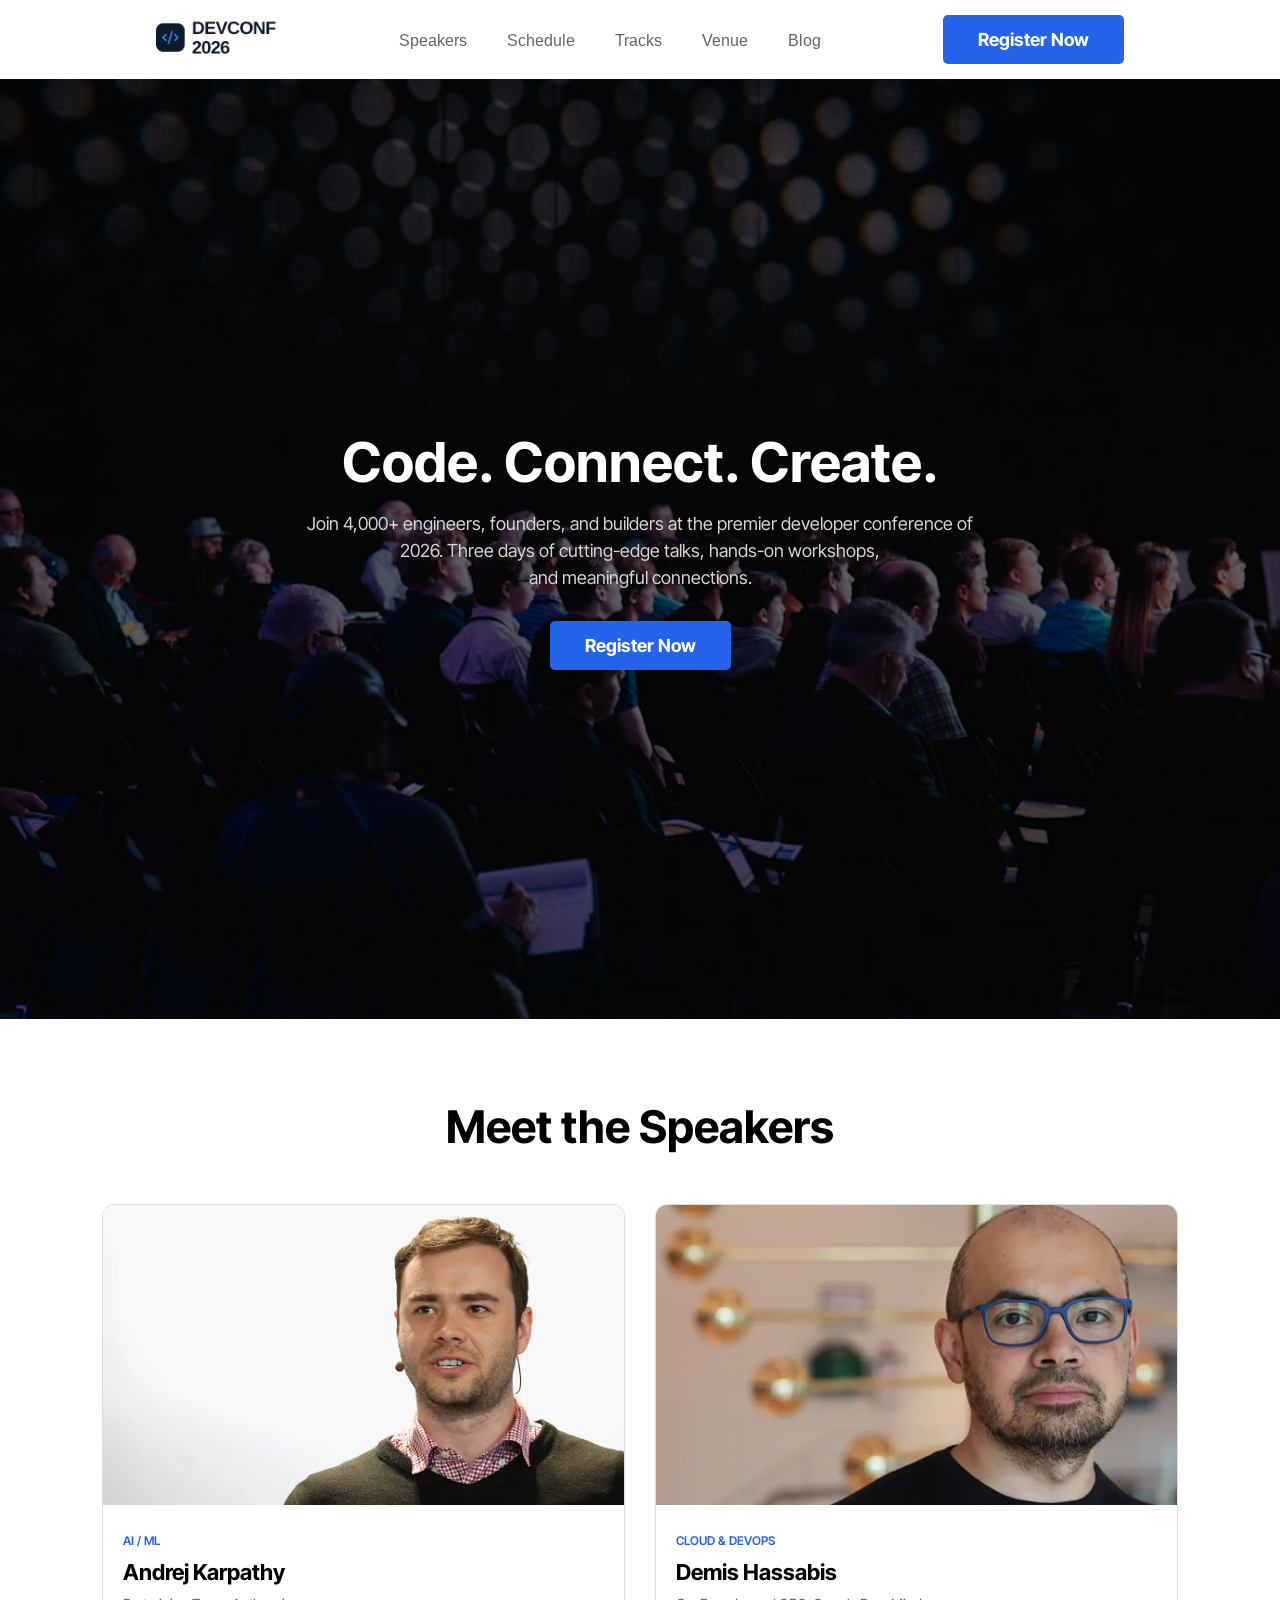
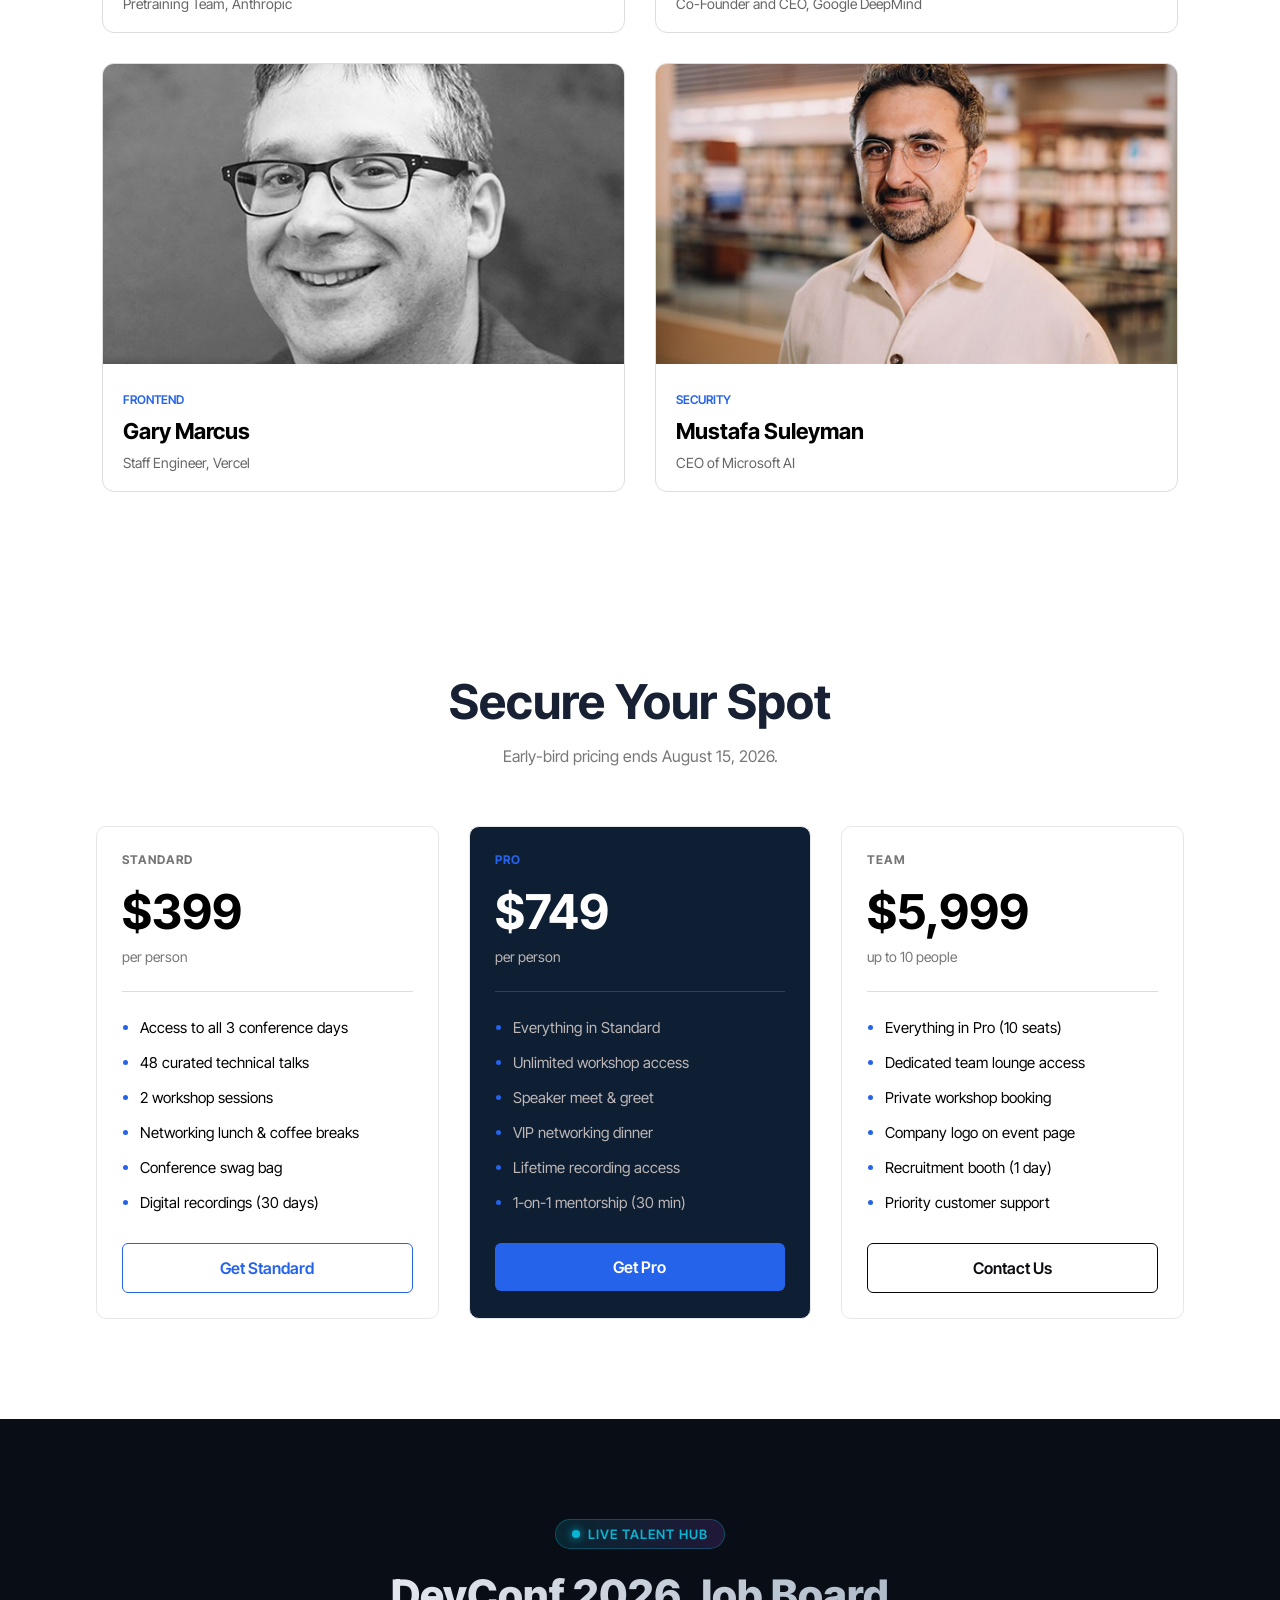
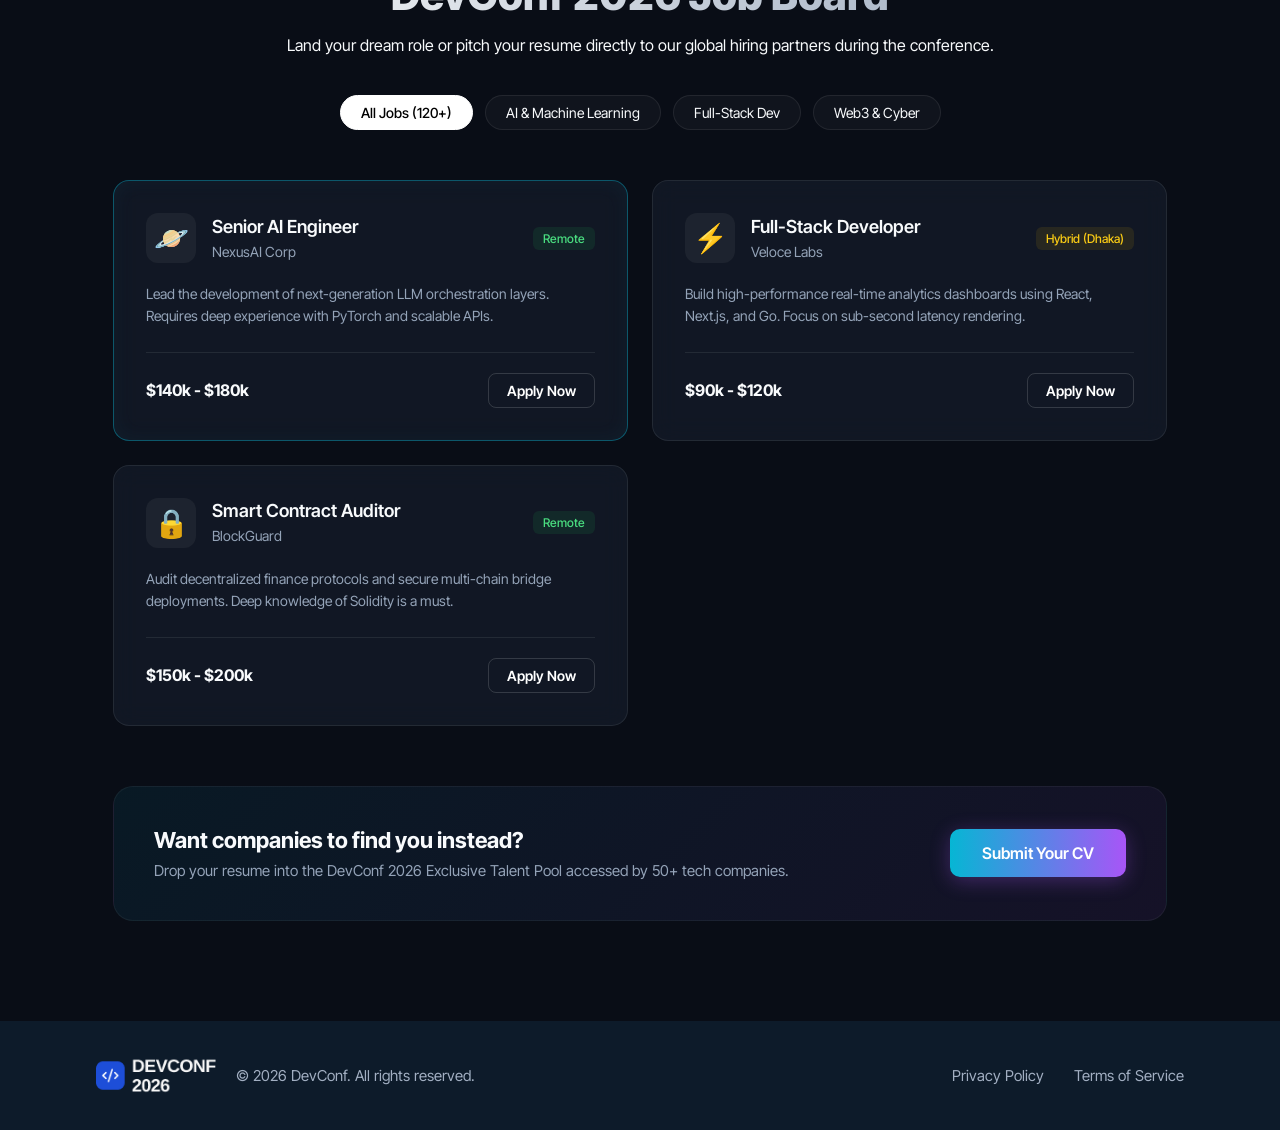
<file: index.html>
<!DOCTYPE html>
<html lang="en">

<head>
    <meta charset="UTF-8">
    <meta name="viewport" content="width=device-width, initial-scale=1.0">
    <title>My Portfolio</title>
    <link rel="stylesheet" href="./assets/css/main.css">
</head>

<body>
    <!-- head st  -->
    <header class="container">
        <nav class="navbar">

            <div class="logo">
                <img src="./assets/logo.png" alt="Logo">
            </div>

            <ul class="menu">
                <li>
                    <a href="#speakersss">Speakers</a>
                </li>
                <li>
                    <a href="#">Schedule</a>
                </li>
                <li>
                    <a href="#">Tracks</a>
                </li>
                <li>
                    <a href="#">Venue</a>
                </li>
                <li>
                    <a href="assets/blog.html">Blog</a>
                </li>
            </ul>

            <div class="button">
                <a href="assets/reg.html">Register Now</a>
            </div>
    </header>
    <!-- header en  -->

    <!-- hero st  -->
    <section class="hero">

        <div class="hero-content">

            <h1>Code. Connect. Create.</h1>

            <p>
                Join 4,000+ engineers, founders, and builders at the premier
                developer conference of 2026. Three days of cutting-edge talks,
                hands-on workshops, <br> and meaningful connections.
            </p>

            <div class="button">
                <a href="assets/reg.html">Register Now</a>
            </div>

        </div>

    </section>
    <!-- hero en  -->

    <!-- speakers st  -->
    <section class="speakers" id="speakersss">

        <h1>Meet the Speakers</h1>

        <div class="speaker-container">

            <div class="card">
                <img src="./assets/andrej.png" alt="Speaker">
                <div class="card-title">
                    <span>AI / ML</span>
                    <h3>Andrej Karpathy</h3>
                    <p>Pretraining Team, Anthropic</p>
                </div>
            </div>

            <div class="card">
                <img src="./assets/demis.png" alt="Demis Hassabis">
                <div class="card-title">
                    <span>CLOUD & DEVOPS</span>
                    <h3>Demis Hassabis</h3>
                    <p>Co-Founder and CEO, Google DeepMind</p>
                </div>
            </div>

            <div class="card">
                <img src="./assets/gary.png" alt="Gary Marcus">
                <div class="card-title">
                    <span>FRONTEND</span>
                    <h3>Gary Marcus</h3>
                    <p>Staff Engineer, Vercel</p>
                </div>
            </div>

            <div class="card">
                <img src="./assets/mustafa.png" alt="Mustafa Suleyman">
                <div class="card-title">
                    <span>SECURITY</span>
                    <h3>Mustafa Suleyman</h3>
                    <p>CEO of Microsoft AI</p>
                </div>
            </div>

        </div>

    </section>
    <!-- speakers en -->


    <!-- secure spot st  -->
    <section class="secure-section">

        <div class="secure-title">
            <h1>Secure Your Spot</h1>
            <p>Early-bird pricing ends August 15, 2026.</p>
        </div>

        <div class="secure-container">

            <div class="secure-card">

                <h5>STANDARD</h5>

                <h2>$399</h2>
                <span>per person</span>

                <hr>

                <ul class="secure-list">
                    <li>Access to all 3 conference days</li>
                    <li>48 curated technical talks</li>
                    <li>2 workshop sessions</li>
                    <li>Networking lunch & coffee breaks</li>
                    <li>Conference swag bag</li>
                    <li>Digital recordings (30 days)</li>
                </ul>

                <a href="#" class="secure-btn">Get Standard</a>

            </div>

            <div class="secure-card secure-active">

                <h5>PRO</h5>

                <h2>$749</h2>
                <span style="color: rgb(189, 183, 183);">per person</span>

                <hr>

                <ul class="secure-list" style="color: rgb(189, 183, 183);">
                    <li>Everything in Standard</li>
                    <li>Unlimited workshop access</li>
                    <li>Speaker meet & greet</li>
                    <li>VIP networking dinner</li>
                    <li>Lifetime recording access</li>
                    <li>1-on-1 mentorship (30 min)</li>
                </ul>

                <a href="#" class="secure-btn active-btn">Get Pro</a>

            </div>

            <div class="secure-card">

                <h5>TEAM</h5>

                <h2>$5,999</h2>
                <span>up to 10 people</span>

                <hr>

                <ul class="secure-list">
                    <li>Everything in Pro (10 seats)</li>
                    <li>Dedicated team lounge access</li>
                    <li>Private workshop booking</li>
                    <li>Company logo on event page</li>
                    <li>Recruitment booth (1 day)</li>
                    <li>Priority customer support</li>
                </ul>

                <a href="#" class="secure-btn-c">Contact Us</a>

            </div>

        </div>

    </section>
    <!-- secure spot en  -->

    <!-- missing section st  -->
    <section id="devconf-jobs" class="jobs-section">
        <div class="container">

            <!-- Section Header -->
            <div class="section-header">
                <span class="pulse-badge">Live Talent Hub</span>
                <h2>DevConf 2026 Job Board</h2>
                <p>Land your dream role or pitch your resume directly to our global hiring partners during the
                    conference.</p>
            </div>

            <!-- Quick Stats / Category Filters -->
            <div class="filter-tags">
                <span class="tag active">All Jobs (120+)</span>
                <span class="tag">AI & Machine Learning</span>
                <span class="tag">Full-Stack Dev</span>
                <span class="tag">Web3 & Cyber</span>
            </div>

            <!-- Job Cards Container -->
            <div class="jobs-container">

                <!-- Job Card 1 -->
                <div class="job-card featured">
                    <div class="card-glow"></div>
                    <div class="job-company">
                        <div class="company-logo">🪐</div>
                        <div>
                            <h3>Senior AI Engineer</h3>
                            <span class="company-name">NexusAI Corp</span>
                        </div>
                        <span class="job-type remote">Remote</span>
                    </div>
                    <p class="job-desc">Lead the development of next-generation LLM orchestration layers. Requires deep
                        experience with PyTorch and scalable APIs.</p>
                    <div class="job-footer">
                        <span class="salary">$140k - $180k</span>
                        <a href="#apply" class="btn-secondary">Apply Now</a>
                    </div>
                </div>

                <!-- Job Card 2 -->
                <div class="job-card">
                    <div class="job-company">
                        <div class="company-logo">⚡</div>
                        <div>
                            <h3>Full-Stack Developer</h3>
                            <span class="company-name">Veloce Labs</span>
                        </div>
                        <span class="job-type hybrid">Hybrid (Dhaka)</span>
                    </div>
                    <p class="job-desc">Build high-performance real-time analytics dashboards using React, Next.js, and
                        Go. Focus on sub-second latency rendering.</p>
                    <div class="job-footer">
                        <span class="salary">$90k - $120k</span>
                        <a href="#apply" class="btn-secondary">Apply Now</a>
                    </div>
                </div>

                <!-- Job Card 3 -->
                <div class="job-card">
                    <div class="job-company">
                        <div class="company-logo">🔒</div>
                        <div>
                            <h3>Smart Contract Auditor</h3>
                            <span class="company-name">BlockGuard</span>
                        </div>
                        <span class="job-type remote">Remote</span>
                    </div>
                    <p class="job-desc">Audit decentralized finance protocols and secure multi-chain bridge deployments.
                        Deep knowledge of Solidity is a must.</p>
                    <div class="job-footer">
                        <span class="salary">$150k - $200k</span>
                        <a href="#apply" class="btn-secondary">Apply Now</a>
                    </div>
                </div>

            </div>

            <!-- Bottom CTA for Talent Pool -->
            <div class="talent-pool-cta">
                <div class="cta-content">
                    <h3>Want companies to find you instead?</h3>
                    <p>Drop your resume into the DevConf 2026 Exclusive Talent Pool accessed by 50+ tech companies.</p>
                </div>
                <a href="#upload" class="btn-glow">Submit Your CV</a>
            </div>

        </div>
    </section>
    <!-- missing section en  -->

    <!-- footer section st  -->
    <footer class="footer">

        <div class="container">

            <div class="footer-content">

                <div class="footer-left">
                    <img src="./assets/footer-logo.png" alt="DevConf Logo">

                    <p>© 2026 DevConf. All rights reserved.</p>
                </div>

                <ul>
                    <li>
                        <a href="assets/extra page/PrivacyPolicy.html" target="_blank">Privacy Policy</a>
                    </li>
                    <li>
                        <a href="assets/extra page/TermsofService.html" target="_blank">Terms of Service</a>
                    </li>
                </ul>

            </div>

        </div>

    </footer>
    <!-- footer section en  -->

</body>

</html>
</file>
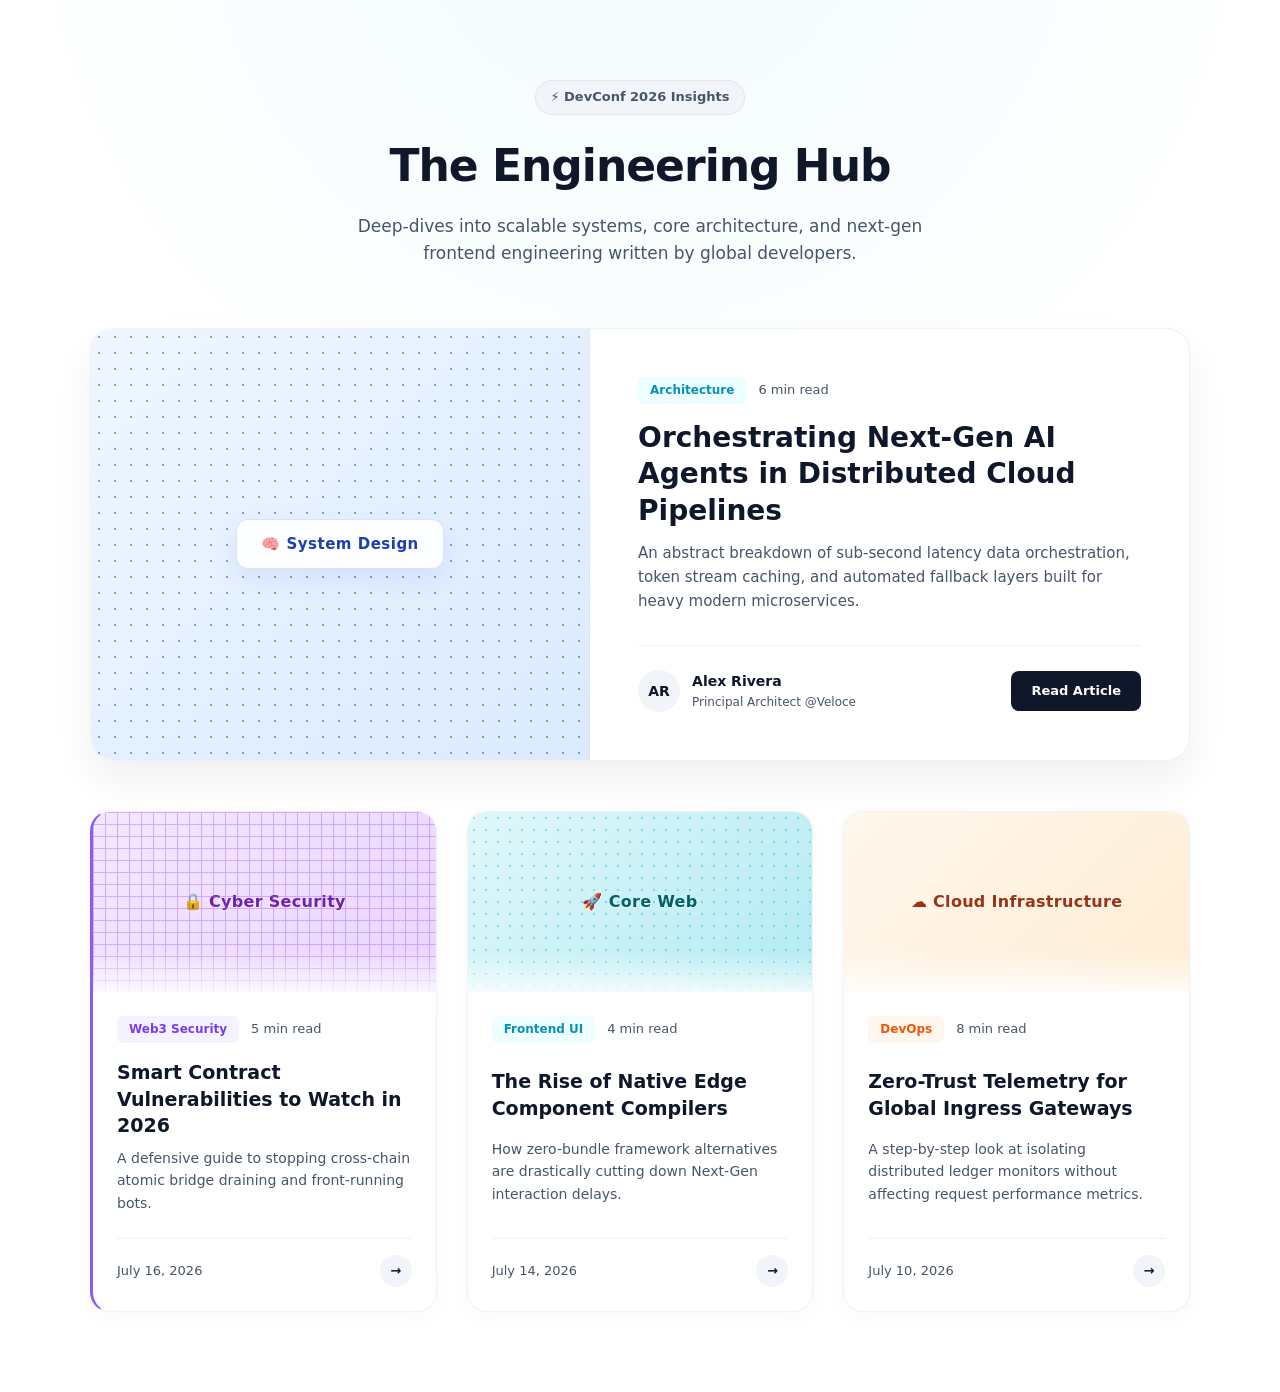
<file: assets/blog.html>
<!DOCTYPE html>
<html lang="en">

<head>
    <meta charset="UTF-8">
    <meta name="viewport" content="width=device-width, initial-scale=1.0">
    <title>DevConf Blog</title>
    <style>
        :root {
            --bg-clean: #ffffff;
            --bg-offset: #f8fafc;
            --text-main: #0f172a;
            --text-muted: #475569;
            --accent-cyan: #06b6d4;
            --accent-purple: #8b5cf6;
            --accent-orange: #f97316;
            --shadow-sm: 0 4px 20px rgba(15, 23, 42, 0.03);
            --shadow-md: 0 20px 40px rgba(15, 23, 42, 0.06);
            --border-subtle: 1px solid rgba(15, 23, 42, 0.06);
        }

        * {
            box-sizing: border-box;
            margin: 0;
            padding: 0;
        }

        body {
            background-color: var(--bg-clean);
            color: var(--text-main);
            font-family: 'Inter', system-ui, -apple-system, sans-serif;
            line-height: 1.6;
            overflow-x: hidden;
        }

        /* Elegant Soft Ambient Background Layer */
        .light-gradient-bg {
            position: absolute;
            top: 0;
            left: 0;
            width: 100%;
            height: 600px;
            background: radial-gradient(circle at 50% -20%, rgba(6, 182, 212, 0.05), transparent 70%);
            z-index: 0;
            pointer-events: none;
        }

        .container {
            max-width: 1140px;
            margin: 0 auto;
            padding: 0 20px;
            position: relative;
            z-index: 1;
        }

        .blog-section {
            padding: 80px 0;
        }

        /* Header Component */
        .blog-header {
            text-align: center;
            margin-bottom: 60px;
        }

        .floating-tag {
            display: inline-block;
            background: #f1f5f9;
            border: var(--border-subtle);
            padding: 6px 14px;
            border-radius: 30px;
            font-size: 13px;
            font-weight: 600;
            color: var(--text-muted);
        }

        .blog-header h1 {
            font-size: 44px;
            font-weight: 800;
            margin: 16px 0 12px 0;
            letter-spacing: -1px;
        }

        .blog-header p {
            color: var(--text-muted);
            font-size: 17px;
            max-width: 620px;
            margin: 0 auto;
        }

        /* Featured Split Card */
        .featured-card {
            display: grid;
            grid-template-columns: 1fr 1.2fr;
            background: var(--bg-clean);
            border: var(--border-subtle);
            border-radius: 24px;
            overflow: hidden;
            box-shadow: var(--shadow-md);
            margin-bottom: 50px;
        }

        .featured-image {
            background: linear-gradient(135deg, #e0f2fe 0%, #bae6fd 100%);
            display: flex;
            align-items: center;
            justify-content: center;
        }

        .featured-image span {
            background: var(--bg-clean);
            padding: 8px 16px;
            border-radius: 12px;
            font-weight: 600;
            box-shadow: var(--shadow-sm);
            font-size: 14px;
        }

        .featured-info {
            padding: 48px;
            display: flex;
            flex-direction: column;
            justify-content: center;
        }

        .meta-row {
            display: flex;
            align-items: center;
            gap: 12px;
            margin-bottom: 16px;
        }

        /* Tech Badges */
        .tag-badge {
            padding: 4px 12px;
            border-radius: 6px;
            font-size: 12px;
            font-weight: 600;
        }

        .cyan-badge {
            background: #ecfeff;
            color: #0891b2;
        }

        .purple-badge {
            background: #f5f3ff;
            color: #7c3aed;
        }

        .orange-badge {
            background: #fff7ed;
            color: #ea580c;
        }

        .read-time {
            font-size: 13px;
            color: var(--text-muted);
        }

        .featured-info h2 {
            font-size: 28px;
            font-weight: 700;
            line-height: 1.3;
            margin-bottom: 12px;
        }

        .featured-info p {
            color: var(--text-muted);
            font-size: 15px;
            margin-bottom: 32px;
        }

        /* Author Box & Button Row */
        .author-wrapper {
            display: flex;
            align-items: center;
            border-top: var(--border-subtle);
            padding-top: 24px;
        }

        .avatar-circle {
            width: 42px;
            height: 42px;
            border-radius: 50%;
            background: #f1f5f9;
            display: flex;
            align-items: center;
            justify-content: center;
            font-size: 14px;
            font-weight: 600;
        }

        .author-meta {
            margin-left: 12px;
        }

        .author-meta h4 {
            font-size: 14px;
            font-weight: 600;
        }

        .author-meta p {
            font-size: 12px;
            color: var(--text-muted);
            margin-bottom: 0;
        }

        .btn-premium {
            margin-left: auto;
            background: var(--text-main);
            color: white;
            text-decoration: none;
            padding: 10px 20px;
            border-radius: 8px;
            font-size: 13px;
            font-weight: 600;
            transition: opacity 0.2s;
        }

        .btn-premium:hover {
            opacity: 0.9;
        }

        /* Grid Layout Elements */
        .blog-grid {
            display: grid;
            grid-template-columns: repeat(auto-fit, minmax(320px, 1fr));
            gap: 30px;
        }

        .grid-card {
            background: var(--bg-clean);
            border: var(--border-subtle);
            border-radius: 20px;
            overflow: hidden;
            box-shadow: var(--shadow-sm);
            display: flex;
            flex-direction: column;
            transition: transform 0.3s cubic-bezier(0.16, 1, 0.3, 1), box-shadow 0.3s ease;
        }

        .grid-card:hover {
            transform: translateY(-6px);
            box-shadow: var(--shadow-md);
        }

        /* Premium Dynamic Neon Left Border Glow on Hover */
        .grid-card.featured-glow {
            border-left: 3px solid var(--accent-purple);
        }

        .card-thumb {
            height: 160px;
            display: flex;
            align-items: center;
            justify-content: center;
            font-weight: 600;
            font-size: 15px;
            color: var(--text-muted);
        }

        .bg-gradient-1 {
            background: linear-gradient(135deg, #faf5ff, #f3e8ff);
        }

        .bg-gradient-2 {
            background: linear-gradient(135deg, #ecfeff, #cffafe);
        }

        .bg-gradient-3 {
            background: linear-gradient(135deg, #fff7ed, #ffedd5);
        }

        .card-content {
            padding: 24px;
            display: flex;
            flex-direction: column;
            flex: 1;
            justify-content: space-between;
        }

        .card-content h3 {
            font-size: 19px;
            font-weight: 600;
            margin-bottom: 8px;
            line-height: 1.4;
        }

        .card-content p {
            color: var(--text-muted);
            font-size: 14px;
            margin-bottom: 24px;
        }

        .card-footer {
            display: flex;
            align-items: center;
            justify-content: space-between;
            border-top: var(--border-subtle);
            padding-top: 16px;
            font-size: 13px;
            color: var(--text-muted);
        }

        .circle-arrow {
            width: 32px;
            height: 32px;
            background: #f1f5f9;
            color: var(--text-main);
            border-radius: 50%;
            display: flex;
            align-items: center;
            justify-content: center;
            text-decoration: none;
            font-weight: 700;
            transition: all 0.2s ease;
        }

        .grid-card:hover .circle-arrow {
            background: var(--text-main);
            color: white;
            transform: scale(1.05);
        }



        /* ==========================================================================
   New Premium Image Placeholder Upgrades (No More Empty Feeling)
   ========================================================================== */

        /* Featured Image Section Upgrade */
        .featured-image {
            background: linear-gradient(135deg, #eff6ff 0%, #dbeafe 100%);
            position: relative;
            display: flex;
            align-items: center;
            justify-content: center;
            overflow: hidden;
            border-right: var(--border-subtle);
        }

        /* Adds a beautiful subtle dot pattern behind the text */
        .featured-image::before {
            content: '';
            position: absolute;
            inset: 0;
            opacity: 0.7;
            background-image: radial-gradient(#3b82f6 1px, transparent 1px);
            background-size: 16px 16px;
        }

        .featured-image span {
            position: relative;
            z-index: 2;
            background: rgba(255, 255, 255, 0.9);
            backdrop-filter: blur(8px);
            color: #1e40af;
            padding: 12px 24px;
            border-radius: 12px;
            font-weight: 700;
            font-size: 15px;
            letter-spacing: 0.5px;
            border: 1px solid rgba(59, 130, 246, 0.2);
            box-shadow: 0 10px 25px rgba(30, 64, 175, 0.08);
        }

        /* Grid Cards Thumbnails Upgrade */
        .card-thumb {
            height: 180px;
            display: flex;
            align-items: center;
            justify-content: center;
            font-weight: 700;
            font-size: 16px;
            position: relative;
            overflow: hidden;
            transition: transform 0.5s ease;
        }

        /* Zoom effect on card hover */
        .grid-card:hover .card-thumb {
            transform: scale(1.02);
        }

        /* Background patterns for each card grid to make them look alive */
        .card-thumb::before {
            content: '';
            position: absolute;
            inset: 0;
            opacity: 0.4;
            background-size: 12px 12px;
        }

        /* Cyber Security Card - Neon Purple Mesh */
        .bg-gradient-1 {
            background: linear-gradient(135deg, #f3e8ff 0%, #e9d5ff 100%);
            color: #6b21a8;
        }

        .bg-gradient-1::before {
            background-image: linear-gradient(to right, #a855f7 1px, transparent 1px), linear-gradient(to bottom, #a855f7 1px, transparent 1px);
        }

        /* Core Web Card - Neon Cyan Waves/Dots */
        .bg-gradient-2 {
            background: linear-gradient(135deg, #e0f7fa 0%, #b2ebf2 100%);
            color: #006064;
        }

        .bg-gradient-2::before {
            background-image: radial-gradient(#06b6d4 1.5px, transparent 1.5px);
        }

        /* Cloud Infrastructure Card - Warm Orange Tech Grid */
        .bg-gradient-3 {
            background: linear-gradient(135deg, #fff7ed 0%, #ffedd5 100%);
            color: #9a3412;
        }

        .bg-gradient-3::before {
            background-image: linear-gradient(45deg, #f97316 0.5px, transparent 0.5px);
            background-size: 8px 8px;
        }

        /* Styling the text inside smaller cards to look like dynamic badges */
        .card-thumb {
            text-shadow: 0 1px 2px rgba(255, 255, 255, 0.6);
            letter-spacing: 0.3px;
        }

        .card-thumb::after {
            content: '';
            position: absolute;
            bottom: 0;
            left: 0;
            width: 100%;
            height: 40px;
            background: linear-gradient(to top, rgba(255, 255, 255, 0.8), transparent);
            pointer-events: none;
        }

        /* Mobile & Tablet Responsive Engine */
        @media (max-width: 992px) {
            .featured-card {
                grid-template-columns: 1fr;
            }

            .featured-image {
                height: 200px;
            }

            .featured-info {
                padding: 32px;
            }

            .blog-header h1 {
                font-size: 34px;
            }
        }

        @media (max-width: 576px) {
            .featured-info {
                padding: 24px;
            }

            .featured-info h2 {
                font-size: 22px;
            }

            .blog-section {
                padding: 40px 0;
            }
        }
    </style>
</head>

<body>



    <!-- Subtle Light Ambient Background Layer -->
    <div class="light-gradient-bg"></div>

    <main class="blog-section">
        <div class="container">

            <!-- Premium Header -->
            <header class="blog-header">
                <div class="floating-tag">⚡ DevConf 2026 Insights</div>
                <h1>The Engineering Hub</h1>
                <p>Deep-dives into scalable systems, core architecture, and next-gen frontend engineering written by
                    global developers.</p>
            </header>

            <!-- Featured Big Post Card -->
            <section class="featured-card">
                <div class="featured-image">
                    <span>🧠 System Design</span>
                </div>
                <div class="featured-info">
                    <div class="meta-row">
                        <span class="tag-badge cyan-badge">Architecture</span>
                        <span class="read-time">6 min read</span>
                    </div>
                    <h2>Orchestrating Next-Gen AI Agents in Distributed Cloud Pipelines</h2>
                    <p>An abstract breakdown of sub-second latency data orchestration, token stream caching, and
                        automated fallback layers built for heavy modern microservices.</p>

                    <div class="author-wrapper">
                        <div class="avatar-circle">AR</div>
                        <div class="author-meta">
                            <h4>Alex Rivera</h4>
                            <p>Principal Architect @Veloce</p>
                        </div>
                        <a href="#read" class="btn-premium">Read Article</a>
                    </div>
                </div>
            </section>

            <!-- Blog Posts Grid Layout -->
            <div class="blog-grid">

                <!-- Grid Post 1 -->
                <article class="grid-card featured-glow">
                    <div class="card-thumb bg-gradient-1">🔒 Cyber Security</div>
                    <div class="card-content">
                        <div class="meta-row">
                            <span class="tag-badge purple-badge">Web3 Security</span>
                            <span class="read-time">5 min read</span>
                        </div>
                        <h3>Smart Contract Vulnerabilities to Watch in 2026</h3>
                        <p>A defensive guide to stopping cross-chain atomic bridge draining and front-running bots.</p>
                        <div class="card-footer">
                            <span class="date">July 16, 2026</span>
                            <a href="#read" class="circle-arrow">→</a>
                        </div>
                    </div>
                </article>

                <!-- Grid Post 2 -->
                <article class="grid-card">
                    <div class="card-thumb bg-gradient-2">🚀 Core Web</div>
                    <div class="card-content">
                        <div class="meta-row">
                            <span class="tag-badge cyan-badge">Frontend UI</span>
                            <span class="read-time">4 min read</span>
                        </div>
                        <h3>The Rise of Native Edge Component Compilers</h3>
                        <p>How zero-bundle framework alternatives are drastically cutting down Next-Gen interaction
                            delays.</p>
                        <div class="card-footer">
                            <span class="date">July 14, 2026</span>
                            <a href="#read" class="circle-arrow">→</a>
                        </div>
                    </div>
                </article>

                <!-- Grid Post 3 -->
                <article class="grid-card">
                    <div class="card-thumb bg-gradient-3">☁️ Cloud Infrastructure</div>
                    <div class="card-content">
                        <div class="meta-row">
                            <span class="tag-badge orange-badge">DevOps</span>
                            <span class="read-time">8 min read</span>
                        </div>
                        <h3>Zero-Trust Telemetry for Global Ingress Gateways</h3>
                        <p>A step-by-step look at isolating distributed ledger monitors without affecting request
                            performance metrics.</p>
                        <div class="card-footer">
                            <span class="date">July 10, 2026</span>
                            <a href="#read" class="circle-arrow">→</a>
                        </div>
                    </div>
                </article>

            </div>

        </div>
    </main>

</body>

</html>
</file>
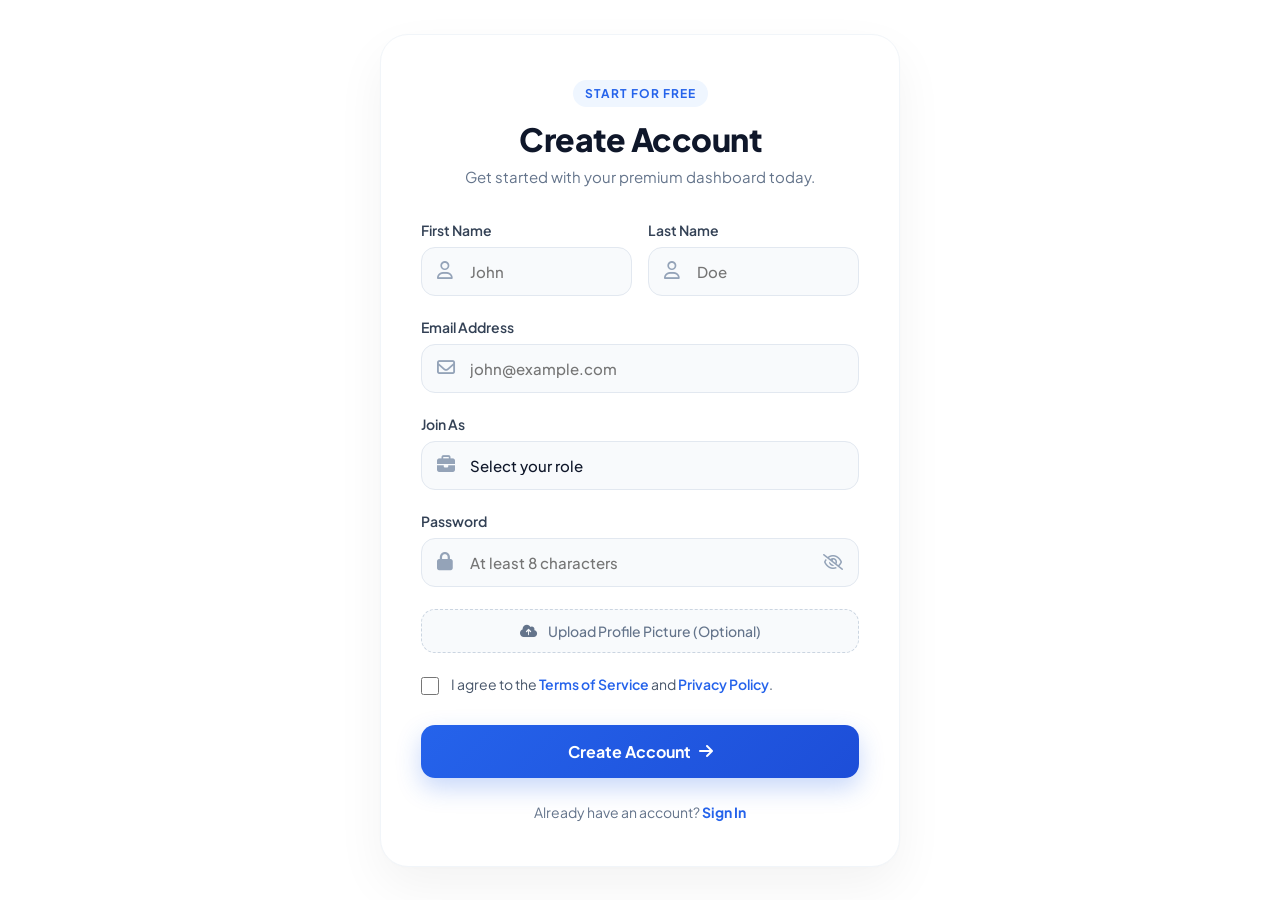
<file: assets/reg.html>
<!DOCTYPE html>
<html lang="en">
<head>
    <meta charset="UTF-8">
    <meta name="viewport" content="width=device-width, initial-scale=1.0">
    <title> Registration Form</title>
    <!-- ফন্ট এবং আইকনের জন্য সিডিএন (CDN) -->
    <link href="https://fonts.googleapis.com/css2?family=Plus+Jakarta+Sans:wght@300;400;500;600;700&display=swap" rel="stylesheet">
    <link rel="stylesheet" href="https://cdnjs.cloudflare.com/ajax/libs/font-awesome/6.4.0/css/all.min.css">
    
    <style>
        * {
            margin: 0;
            padding: 0;
            box-sizing: border-box;
            font-family: 'Plus Jakarta Sans', sans-serif;
        }

        /* মূল ব্যাকগ্রাউন্ড সম্পূর্ণ ক্লিয়ার সাদা */
        body {
            background-color: #ffffff;
            display: flex;
            justify-content: center;
            align-items: center;
            min-height: 100vh;
            color: #0f172a;
            padding: 24px;
            overflow-x: hidden;
        }

        /* ফর্ম কন্টেইনার এবং এন্ট্রি অ্যানিমেশন */
        .form-wrapper {
            width: 100%;
            max-width: 520px;
            background: #ffffff;
            padding: 45px 40px;
            border-radius: 28px;
            box-shadow: 0 20px 50px rgba(0, 0, 0, 0.05), 0 1px 3px rgba(0, 0, 0, 0.01);
            border: 1px solid #f1f5f9;
            animation: slideUp 0.6s cubic-bezier(0.16, 1, 0.3, 1);
        }

        @keyframes slideUp {
            from {
                opacity: 0;
                transform: translateY(30px);
            }
            to {
                opacity: 1;
                transform: translateY(0);
            }
        }

        /* হেডার সেকশন */
        .form-header {
            text-align: center;
            margin-bottom: 35px;
        }

        .form-header .badge {
            display: inline-block;
            padding: 6px 12px;
            background: #eff6ff;
            color: #2563eb;
            font-size: 12px;
            font-weight: 700;
            border-radius: 100px;
            margin-bottom: 12px;
            text-transform: uppercase;
            letter-spacing: 1px;
        }

        .form-header h2 {
            font-size: 32px;
            font-weight: 800;
            color: #0f172a;
            letter-spacing: -0.5px;
            margin-bottom: 8px;
        }

        .form-header p {
            font-size: 15px;
            color: #64748b;
        }

        /* ইনপুট গ্রুপ ও আইকন লেআউট */
        .input-row {
            display: grid;
            grid-template-columns: 1fr 1fr;
            gap: 16px;
        }

        .input-group {
            margin-bottom: 22px;
            position: relative;
        }

        .input-group label {
            display: block;
            font-size: 14px;
            font-weight: 600;
            margin-bottom: 8px;
            color: #334155;
        }

        .input-field-wrapper {
            position: relative;
            display: flex;
            align-items: center;
        }

        /* ইনপুটের ভেতরের আইকন */
        .input-field-wrapper i.input-icon {
            position: absolute;
            left: 16px;
            color: #94a3b8;
            font-size: 18px;
            transition: color 0.3s;
        }

        .input-field-wrapper input, 
        .input-field-wrapper select {
            width: 100%;
            padding: 14px 16px 14px 48px;
            font-size: 15px;
            font-weight: 500;
            border: 1.5px solid #e2e8f0;
            border-radius: 14px;
            outline: none;
            background-color: #f8fafc;
            color: #0f172a;
            transition: all 0.3s ease;
        }

        /* সিলেক্ট অপশনের জন্য ফিক্স */
        .input-field-wrapper select {
            appearance: none;
            cursor: pointer;
        }

        /* ইনপুট ফোকাস স্টেট */
        .input-field-wrapper input:focus,
        .input-field-wrapper select:focus {
            background-color: #ffffff;
            border-color: #2563eb;
            box-shadow: 0 0 0 4px rgba(37, 99, 235, 0.1);
        }

        .input-field-wrapper input:focus ~ i.input-icon {
            color: #2563eb;
        }

        /* পাসওয়ার্ড শো/হাইড আইকন */
        .password-toggle {
            position: absolute;
            right: 16px;
            cursor: pointer;
            color: #94a3b8;
            transition: color 0.3s;
        }
        .password-toggle:hover {
            color: #334155;
        }

        /* ফাইল আপলোড কাস্টম ডিজাইন */
        .file-upload-wrapper {
            position: relative;
            width: 100%;
            margin-bottom: 22px;
        }
        .file-upload-label {
            display: flex;
            align-items: center;
            justify-content: center;
            gap: 10px;
            padding: 12px;
            border: 1.5px dashed #cbd5e1;
            border-radius: 14px;
            background: #f8fafc;
            cursor: pointer;
            font-size: 14px;
            font-weight: 500;
            color: #64748b;
            transition: all 0.3s;
        }
        .file-upload-label:hover {
            border-color: #2563eb;
            background: #eff6ff;
            color: #2563eb;
        }
        .file-upload-wrapper input {
            display: none;
        }

        /* চেকবক্স ডিজাইন */
        .policy-agreement {
            display: flex;
            align-items: flex-start;
            gap: 12px;
            margin-bottom: 30px;
            font-size: 14px;
            color: #475569;
            cursor: pointer;
            line-height: 1.4;
        }

        .policy-agreement input {
            accent-color: #2563eb;
            width: 18px;
            height: 18px;
            margin-top: 2px;
            border-radius: 4px;
        }

        /* আল্ট্রা-মডার্ন বাটন */
        .btn-submit-premium {
            width: 100%;
            padding: 16px;
            font-size: 16px;
            font-weight: 700;
            color: #ffffff;
            background: linear-gradient(135deg, #2563eb, #1d4ed8);
            border: none;
            border-radius: 14px;
            cursor: pointer;
            box-shadow: 0 10px 25px rgba(37, 99, 235, 0.25);
            display: flex;
            justify-content: center;
            align-items: center;
            gap: 8px;
            transition: all 0.3s ease;
        }

        .btn-submit-premium:hover {
            transform: translateY(-2px);
            box-shadow: 0 12px 30px rgba(37, 99, 235, 0.35);
            background: linear-gradient(135deg, #1d4ed8, #1e40af);
        }

        .btn-submit-premium:active {
            transform: translateY(0);
        }

        /* ফুটার লিঙ্ক */
        .form-footer {
            text-align: center;
            margin-top: 25px;
            font-size: 14px;
            color: #64748b;
        }

        .form-footer a {
            color: #2563eb;
            text-decoration: none;
            font-weight: 700;
            transition: color 0.2s;
        }

        .form-footer a:hover {
            color: #1d4ed8;
            text-decoration: underline;
        }

        /* রেসপনসিভনেস (মোবাইলের জন্য) */
        @media (max-width: 480px) {
            .input-row {
                grid-template-columns: 1fr;
                gap: 0;
            }
            .form-wrapper {
                padding: 30px 20px;
            }
        }
    </style>
</head>
<body>

    <div class="form-wrapper">
        <div class="form-header">
            <span class="badge">Start for free</span>
            <h2>Create Account</h2>
            <p>Get started with your premium dashboard today.</p>
        </div>

        <form action="#">
            <!-- ফার্স্ট নেম ও লাস্ট নেম একসাথে পাশাপাশি থাকবে -->
            <div class="input-row">
                <div class="input-group">
                    <label for="fname">First Name</label>
                    <div class="input-field-wrapper">
                        <i class="fa-regular fa-user input-icon"></i>
                        <input type="text" id="fname" placeholder="John" required>
                    </div>
                </div>
                <div class="input-group">
                    <label for="lname">Last Name</label>
                    <div class="input-field-wrapper">
                        <i class="fa-regular fa-user input-icon"></i>
                        <input type="text" id="lname" placeholder="Doe" required>
                    </div>
                </div>
            </div>

            <!-- ইমেইল ফিল্ড -->
            <div class="input-group">
                <label for="email">Email Address</label>
                <div class="input-field-wrapper">
                    <i class="fa-regular fa-envelope input-icon"></i>
                    <input type="email" id="email" placeholder="john@example.com" required>
                </div>
            </div>

            <!-- রোল/অপশন সিলেক্ট (ড্রপডাউন) -->
            <div class="input-group">
                <label for="role">Join As</label>
                <div class="input-field-wrapper">
                    <i class="fa-solid fa-briefcase input-icon"></i>
                    <select id="role" required>
                        <option value="" disabled selected>Select your role</option>
                        <option value="developer">Developer / Designer</option>
                        <option value="business">Business Owner</option>
                        <option value="student">Student</option>
                    </select>
                </div>
            </div>

            <!-- পাসওয়ার্ড ফিল্ড উইথ আইকন -->
            <div class="input-group">
                <label for="password">Password</label>
                <div class="input-field-wrapper">
                    <i class="fa-solid fa-lock input-icon"></i>
                    <input type="password" id="password" placeholder="At least 8 characters" required>
                    <i class="fa-regular fa-eye-slash password-toggle" onclick="togglePassword()"></i>
                </div>
            </div>

            <!-- প্রোফাইল পিকচার আপলোড অপশন -->
            <div class="file-upload-wrapper">
                <label class="file-upload-label" for="avatar">
                    <i class="fa-solid fa-cloud-arrow-up"></i>
                    <span>Upload Profile Picture (Optional)</span>
                </label>
                <input type="file" id="avatar" accept="image/*">
            </div>

            <!-- পলিসি এগ্রিমেন্ট -->
            <label class="policy-agreement" for="agree">
                <input type="checkbox" id="agree" required>
                <span>I agree to the <a href="#" style="color:#2563eb; text-decoration:none; font-weight:600;">Terms of Service</a> and <a href="#" style="color:#2563eb; text-decoration:none; font-weight:600;">Privacy Policy</a>.</span>
            </label>

            <!-- আইকনসহ সাবমিট বাটন -->
            <button type="submit" class="btn-submit-premium">
                <span>Create Account</span>
                <i class="fa-solid fa-arrow-right"></i>
            </button>
        </form>

        <div class="form-footer">
            Already have an account? <a href="#">Sign In</a>
        </div>
    </div>

    <!-- পাসওয়ার্ড শো/হাইড করার ছোট্ট জাভাস্ক্রিপ্ট কোড -->
    <script>
        function togglePassword() {
            const passwordInput = document.getElementById('password');
            const toggleIcon = document.querySelector('.password-toggle');
            
            if (passwordInput.type === 'password') {
                passwordInput.type = 'text';
                toggleIcon.classList.remove('fa-eye-slash');
                toggleIcon.classList.add('fa-eye');
            } else {
                passwordInput.type = 'password';
                toggleIcon.classList.remove('fa-eye');
                toggleIcon.classList.add('fa-eye-slash');
            }
        }
    </script>
</body>
</html>
</file>
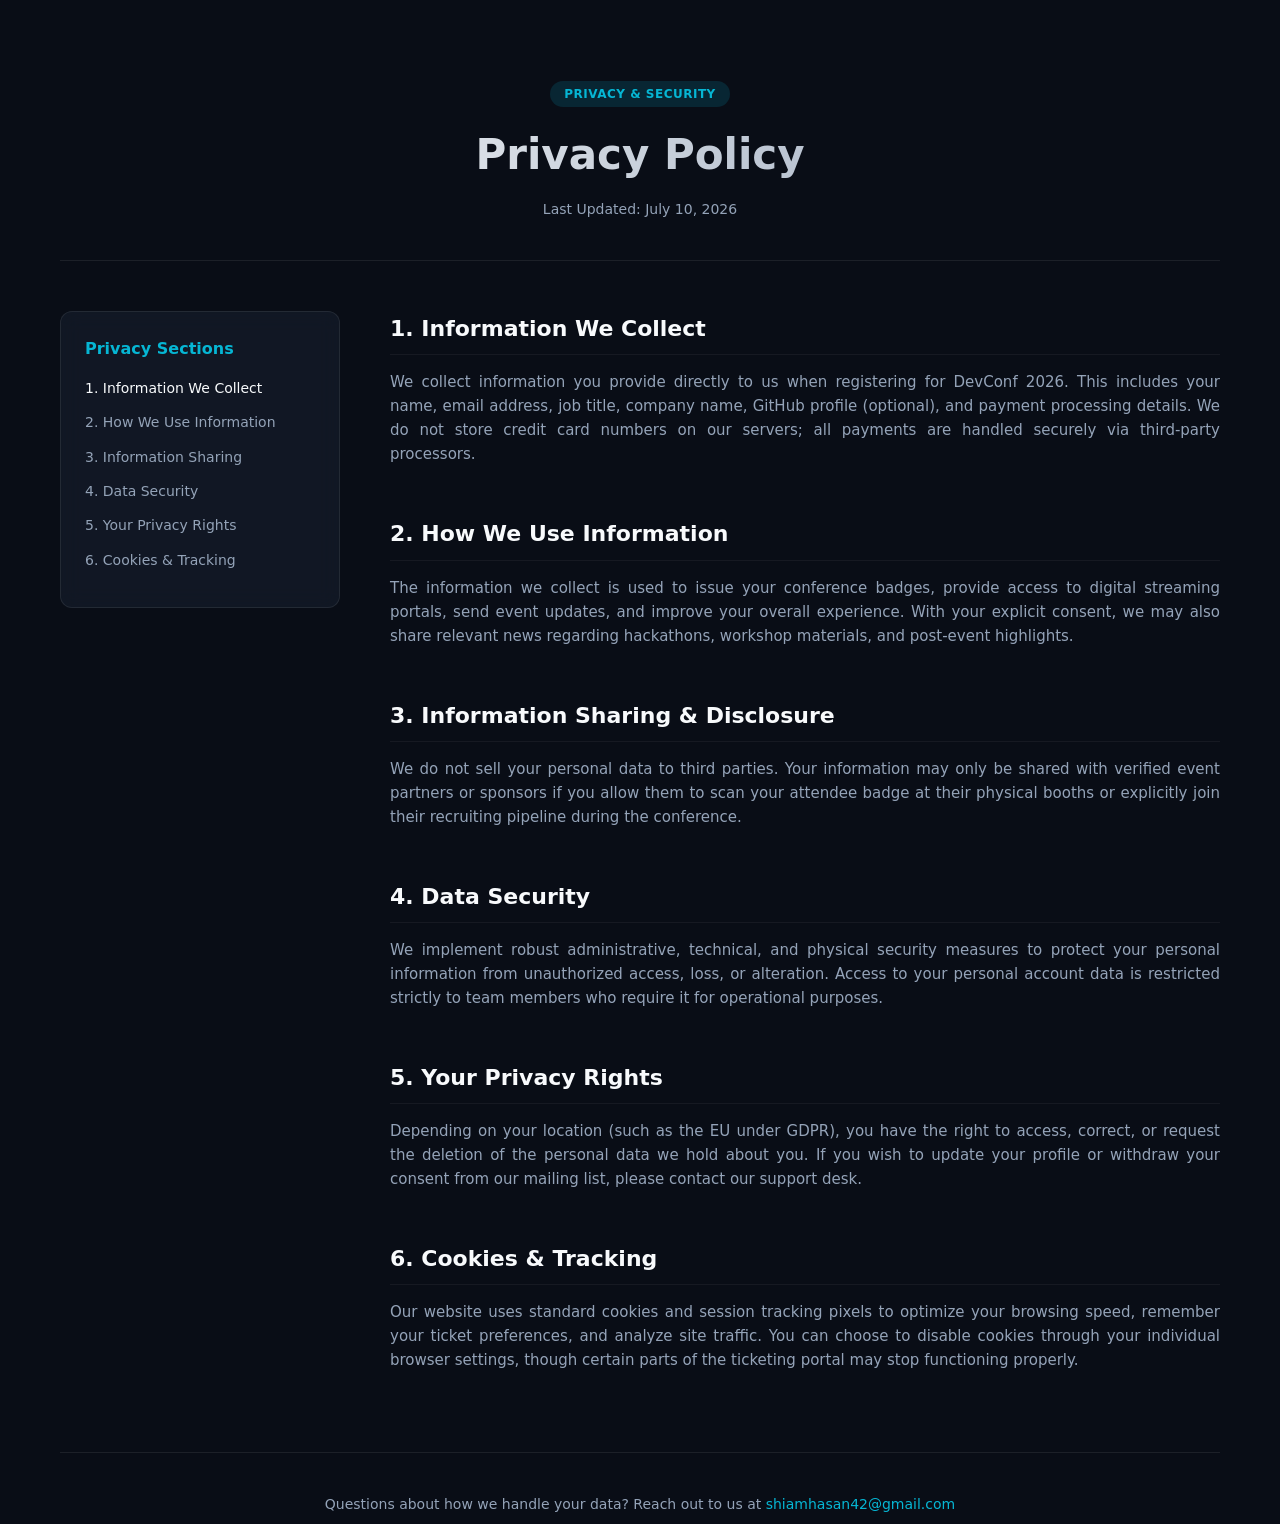
<file: assets/extra page/PrivacyPolicy.html>
<!DOCTYPE html>
<html lang="en">

<head>
    <meta charset="UTF-8">
    <meta name="viewport" content="width=device-width, initial-scale=1.0">
    <title>Privacy Policy - DevConf 2026</title>
    <style>
        /* Core Styling & DevConf Theme */
        :root {
            --bg-main: #090d16;
            --bg-card: rgba(30, 41, 59, 0.4);
            --accent-cyan: #06b6d4;
            --text-primary: #f8fafc;
            --text-muted: #94a3b8;
            --border-color: rgba(255, 255, 255, 0.08);
        }

        * {
            box-sizing: border-box;
            margin: 0;
            padding: 0;
        }

        body {
            background-color: var(--bg-main);
            color: var(--text-primary);
            font-family: 'Inter', system-ui, -apple-system, sans-serif;
            line-height: 1.6;
        }

        .container {
            max-width: 1200px;
            margin: 0 auto;
            padding: 0 20px;
        }

        /* Header Section */
        .tos-header {
            text-align: center;
            padding: 80px 0 40px 0;
            border-bottom: 1px solid var(--border-color);
        }

        .tos-header .badge {
            background: rgba(6, 182, 212, 0.15);
            color: var(--accent-cyan);
            padding: 6px 14px;
            border-radius: 20px;
            font-size: 12px;
            font-weight: 600;
            text-transform: uppercase;
            letter-spacing: 0.5px;
        }

        .tos-header h1 {
            font-size: 42px;
            font-weight: 800;
            margin: 15px 0 10px 0;
            background: linear-gradient(to right, #ffffff, var(--text-muted));
            -webkit-background-clip: text;
            -webkit-text-fill-color: transparent;
        }

        .tos-header p {
            color: var(--text-muted);
            font-size: 14px;
        }

        /* Layout */
        .tos-layout {
            display: flex;
            gap: 50px;
            margin-top: 50px;
            position: relative;
        }

        /* Sidebar Styling (Sticky on Desktop) */
        .tos-sidebar {
            width: 280px;
            position: sticky;
            top: 40px;
            height: fit-content;
            background: var(--bg-card);
            backdrop-filter: blur(10px);
            -webkit-backdrop-filter: blur(10px);
            border: 1px solid var(--border-color);
            padding: 24px;
            border-radius: 12px;
        }

        .tos-sidebar h3 {
            font-size: 16px;
            margin-bottom: 15px;
            color: var(--accent-cyan);
        }

        .tos-sidebar ul {
            list-style: none;
        }

        .tos-sidebar ul li {
            margin-bottom: 12px;
        }

        .tos-sidebar ul li a {
            color: var(--text-muted);
            text-decoration: none;
            font-size: 14px;
            transition: color 0.2s ease;
            display: block;
        }

        .tos-sidebar ul li a:hover,
        .tos-sidebar ul li a.active {
            color: var(--text-primary);
            font-weight: 500;
        }

        /* Content Area Styling */
        .tos-content {
            flex: 1;
        }

        .tos-content section {
            margin-bottom: 50px;
            scroll-margin-top: 40px;
        }

        .tos-content h2 {
            font-size: 22px;
            color: var(--text-primary);
            margin-bottom: 15px;
            font-weight: 600;
            border-bottom: 1px solid rgba(255, 255, 255, 0.05);
            padding-bottom: 8px;
        }

        .tos-content p {
            color: var(--text-muted);
            font-size: 15px;
            text-align: justify;
        }

        /* Bottom Footer Action */
        .tos-footer-action {
            text-align: center;
            border-top: 1px solid var(--border-color);
            padding: 40px 0 8px 0;
            margin-top: 30px;
        }

        .tos-footer-action p {
            color: var(--text-muted);
            font-size: 14px;
        }

        .tos-footer-action a {
            color: var(--accent-cyan);
            text-decoration: none;
        }

        .tos-footer-action a:hover {
            text-decoration: underline;
        }

        /* Responsive Media Queries */
        @media (max-width: 992px) {
            .tos-layout {
                flex-direction: column;
                gap: 30px;
            }

            .tos-sidebar {
                width: 100%;
                position: relative;
                top: 0;
            }
        }

        @media (max-width: 576px) {
            .tos-header h1 {
                font-size: 32px;
            }

            .tos-content h2 {
                font-size: 18px;
            }
        }
    </style>
</head>

<body>

    <main class="tos-page">
        <div class="container">

            <header class="tos-header">
                <span class="badge">Privacy & Security</span>
                <h1>Privacy Policy</h1>
                <p>Last Updated: July 10, 2026</p>
            </header>

            <div class="tos-layout">

                <aside class="tos-sidebar">
                    <h3>Privacy Sections</h3>
                    <ul>
                        <li><a href="#info-collection" class="active">1. Information We Collect</a></li>
                        <li><a href="#info-use">2. How We Use Information</a></li>
                        <li><a href="#info-sharing">3. Information Sharing</a></li>
                        <li><a href="#data-security">4. Data Security</a></li>
                        <li><a href="#user-rights">5. Your Privacy Rights</a></li>
                        <li><a href="#cookies">6. Cookies & Tracking</a></li>
                    </ul>
                </aside>

                <article class="tos-content">

                    <section id="info-collection">
                        <h2>1. Information We Collect</h2>
                        <p>We collect information you provide directly to us when registering for DevConf 2026. This
                            includes your name, email address, job title, company name, GitHub profile (optional), and
                            payment processing details. We do not store credit card numbers on our servers; all payments
                            are handled securely via third-party processors.</p>
                    </section>

                    <section id="info-use">
                        <h2>2. How We Use Information</h2>
                        <p>The information we collect is used to issue your conference badges, provide access to digital
                            streaming portals, send event updates, and improve your overall experience. With your
                            explicit consent, we may also share relevant news regarding hackathons, workshop materials,
                            and post-event highlights.</p>
                    </section>

                    <section id="info-sharing">
                        <h2>3. Information Sharing & Disclosure</h2>
                        <p>We do not sell your personal data to third parties. Your information may only be shared with
                            verified event partners or sponsors if you allow them to scan your attendee badge at their
                            physical booths or explicitly join their recruiting pipeline during the conference.</p>
                    </section>

                    <section id="data-security">
                        <h2>4. Data Security</h2>
                        <p>We implement robust administrative, technical, and physical security measures to protect your
                            personal information from unauthorized access, loss, or alteration. Access to your personal
                            account data is restricted strictly to team members who require it for operational purposes.
                        </p>
                    </section>

                    <section id="user-rights">
                        <h2>5. Your Privacy Rights</h2>
                        <p>Depending on your location (such as the EU under GDPR), you have the right to access,
                            correct, or request the deletion of the personal data we hold about you. If you wish to
                            update your profile or withdraw your consent from our mailing list, please contact our
                            support desk.</p>
                    </section>

                    <section id="cookies">
                        <h2>6. Cookies & Tracking</h2>
                        <p>Our website uses standard cookies and session tracking pixels to optimize your browsing
                            speed, remember your ticket preferences, and analyze site traffic. You can choose to disable
                            cookies through your individual browser settings, though certain parts of the ticketing
                            portal may stop functioning properly.</p>
                    </section>

                </article>

            </div>

            <footer class="tos-footer-action">
                <p>Questions about how we handle your data? Reach out to us at <a
                        href="mailto:privacy@devconf.org">shiamhasan42@gmail.com</a></p>
            </footer>

        </div>
    </main>

</body>

</html>
</file>
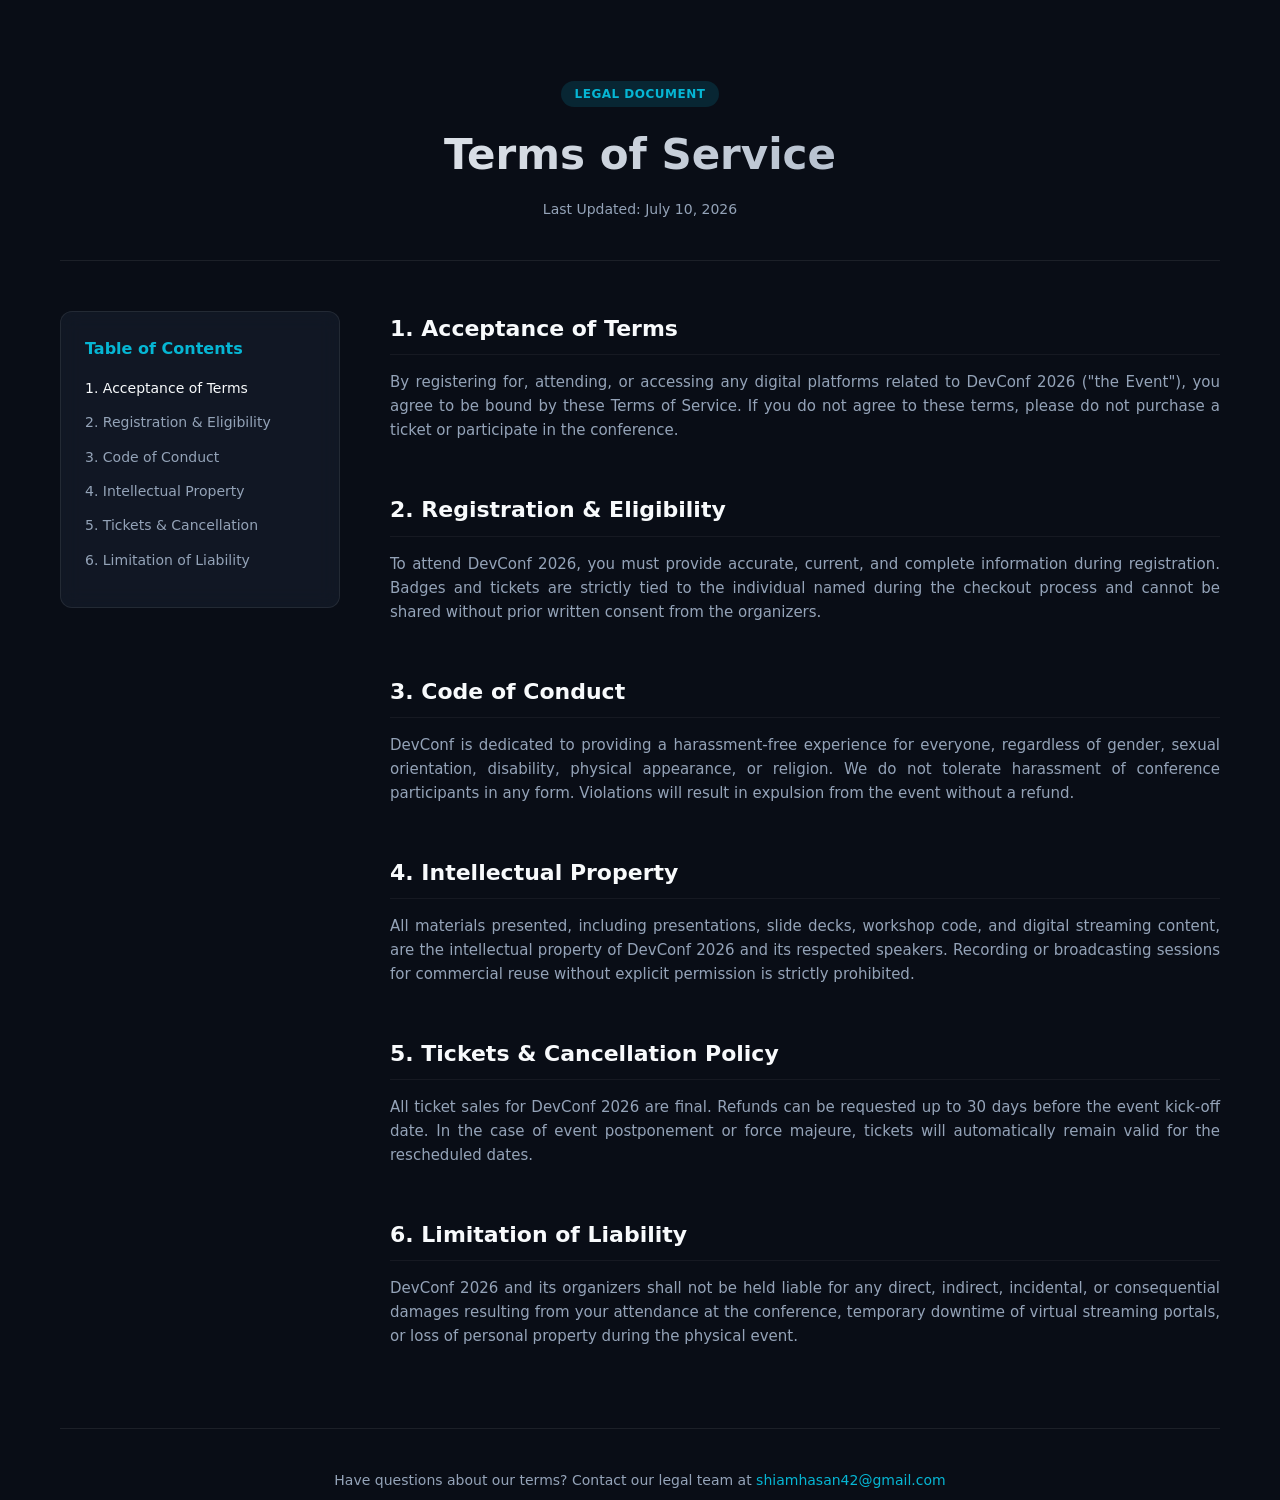
<file: assets/extra page/TermsofService.html>
<!DOCTYPE html>
<html lang="en">

<head>
    <meta charset="UTF-8">
    <meta name="viewport" content="width=device-width, initial-scale=1.0">
    <title>Terms of Service - DevConf 2026</title>
    <style>
        /* Core Styling & DevConf Theme */
        :root {
            --bg-main: #090d16;
            --bg-card: rgba(30, 41, 59, 0.4);
            --accent-cyan: #06b6d4;
            --text-primary: #f8fafc;
            --text-muted: #94a3b8;
            --border-color: rgba(255, 255, 255, 0.08);
        }

        * {
            box-sizing: border-box;
            margin: 0;
            padding: 0;
        }

        body {
            background-color: var(--bg-main);
            color: var(--text-primary);
            font-family: 'Inter', system-ui, -apple-system, sans-serif;
            line-height: 1.6;
        }

        .container {
            max-width: 1200px;
            margin: 0 auto;
            padding: 0 20px;
        }

        /* Header Section */
        .tos-header {
            text-align: center;
            padding: 80px 0 40px 0;
            border-bottom: 1px solid var(--border-color);
        }

        .tos-header .badge {
            background: rgba(6, 182, 212, 0.15);
            color: var(--accent-cyan);
            padding: 6px 14px;
            border-radius: 20px;
            font-size: 12px;
            font-weight: 600;
            text-transform: uppercase;
            letter-spacing: 0.5px;
        }

        .tos-header h1 {
            font-size: 42px;
            font-weight: 800;
            margin: 15px 0 10px 0;
            background: linear-gradient(to right, #ffffff, var(--text-muted));
            -webkit-background-clip: text;
            -webkit-text-fill-color: transparent;
        }

        .tos-header p {
            color: var(--text-muted);
            font-size: 14px;
        }

        /* Layout */
        .tos-layout {
            display: flex;
            gap: 50px;
            margin-top: 50px;
            position: relative;
        }

        /* Sidebar Styling (Sticky on Desktop) */
        .tos-sidebar {
            width: 280px;
            position: sticky;
            top: 40px;
            height: fit-content;
            background: var(--bg-card);
            backdrop-filter: blur(10px);
            -webkit-backdrop-filter: blur(10px);
            border: 1px solid var(--border-color);
            padding: 24px;
            border-radius: 12px;
        }

        .tos-sidebar h3 {
            font-size: 16px;
            margin-bottom: 15px;
            color: var(--accent-cyan);
        }

        .tos-sidebar ul {
            list-style: none;
        }

        .tos-sidebar ul li {
            margin-bottom: 12px;
        }

        .tos-sidebar ul li a {
            color: var(--text-muted);
            text-decoration: none;
            font-size: 14px;
            transition: color 0.2s ease;
            display: block;
        }

        .tos-sidebar ul li a:hover,
        .tos-sidebar ul li a.active {
            color: var(--text-primary);
            font-weight: 500;
        }

        /* Content Area Styling */
        .tos-content {
            flex: 1;
        }

        .tos-content section {
            margin-bottom: 50px;
            scroll-margin-top: 40px;
            /* Gives spacing when jumping from sidebar links */
        }

        .tos-content h2 {
            font-size: 22px;
            color: var(--text-primary);
            margin-bottom: 15px;
            font-weight: 600;
            border-bottom: 1px solid rgba(255, 255, 255, 0.05);
            padding-bottom: 8px;
        }

        .tos-content p {
            color: var(--text-muted);
            font-size: 15px;
            text-align: justify;
        }

        /* Bottom Footer Action */
        .tos-footer-action {
            text-align: center;
            border-top: 1px solid var(--border-color);
            padding: 40px 0 8px 0;
            margin-top: 30px;
        }

        .tos-footer-action p {
            color: var(--text-muted);
            font-size: 14px;
        }

        .tos-footer-action a {
            color: var(--accent-cyan);
            text-decoration: none;
        }

        .tos-footer-action a:hover {
            text-decoration: underline;
        }

        /* Responsive Media Queries */
        @media (max-width: 992px) {
            .tos-layout {
                flex-direction: column;
                /* Stack sidebar on top of content for tablets/mobiles */
                gap: 30px;
            }

            .tos-sidebar {
                width: 100%;
                position: relative;
                /* Remove sticky on mobile */
                top: 0;
            }
        }

        @media (max-width: 576px) {
            .tos-header h1 {
                font-size: 32px;
            }

            .tos-content h2 {
                font-size: 18px;
            }
        }
    </style>
</head>

<body>

    <main class="tos-page">
        <div class="container">

            <header class="tos-header">
                <span class="badge">Legal Document</span>
                <h1>Terms of Service</h1>
                <p>Last Updated: July 10, 2026</p>
            </header>

            <div class="tos-layout">

                <aside class="tos-sidebar">
                    <h3>Table of Contents</h3>
                    <ul>
                        <li><a href="#acceptance" class="active">1. Acceptance of Terms</a></li>
                        <li><a href="#eligibility">2. Registration & Eligibility</a></li>
                        <li><a href="#conduct">3. Code of Conduct</a></li>
                        <li><a href="#intellectual">4. Intellectual Property</a></li>
                        <li><a href="#cancellation">5. Tickets & Cancellation</a></li>
                        <li><a href="#liability">6. Limitation of Liability</a></li>
                    </ul>
                </aside>

                <article class="tos-content">

                    <section id="acceptance">
                        <h2>1. Acceptance of Terms</h2>
                        <p>By registering for, attending, or accessing any digital platforms related to DevConf 2026
                            ("the Event"), you agree to be bound by these Terms of Service. If you do not agree to these
                            terms, please do not purchase a ticket or participate in the conference.</p>
                    </section>

                    <section id="eligibility">
                        <h2>2. Registration & Eligibility</h2>
                        <p>To attend DevConf 2026, you must provide accurate, current, and complete information during
                            registration. Badges and tickets are strictly tied to the individual named during the
                            checkout process and cannot be shared without prior written consent from the organizers.</p>
                    </section>

                    <section id="conduct">
                        <h2>3. Code of Conduct</h2>
                        <p>DevConf is dedicated to providing a harassment-free experience for everyone, regardless of
                            gender, sexual orientation, disability, physical appearance, or religion. We do not tolerate
                            harassment of conference participants in any form. Violations will result in expulsion from
                            the event without a refund.</p>
                    </section>

                    <section id="intellectual">
                        <h2>4. Intellectual Property</h2>
                        <p>All materials presented, including presentations, slide decks, workshop code, and digital
                            streaming content, are the intellectual property of DevConf 2026 and its respected speakers.
                            Recording or broadcasting sessions for commercial reuse without explicit permission is
                            strictly prohibited.</p>
                    </section>

                    <section id="cancellation">
                        <h2>5. Tickets & Cancellation Policy</h2>
                        <p>All ticket sales for DevConf 2026 are final. Refunds can be requested up to 30 days before
                            the event kick-off date. In the case of event postponement or force majeure, tickets will
                            automatically remain valid for the rescheduled dates.</p>
                    </section>

                    <section id="liability">
                        <h2>6. Limitation of Liability</h2>
                        <p>DevConf 2026 and its organizers shall not be held liable for any direct, indirect,
                            incidental, or consequential damages resulting from your attendance at the conference,
                            temporary downtime of virtual streaming portals, or loss of personal property during the
                            physical event.</p>
                    </section>

                </article>

            </div>

            <footer class="tos-footer-action">
                <p>Have questions about our terms? Contact our legal team at <a
                    href="mailto:legal@devconf.org">shiamhasan42@gmail.com</a>
                </p>
            </footer>

        </div>
    </main>

</body>

</html>
</file>
<file: assets/css/main.css>
@import url('https://fonts.googleapis.com/css2?family=Arimo:ital,wght@0,400..700;1,400..700&family=Inter+Tight:ital,wght@0,100..900;1,100..900&family=Open+Sans:ital,wght@0,300..800;1,300..800&family=Roboto:ital,wght@0,100..900;1,100..900&display=swap');


* {
  padding: 0;
  margin: 0;
  font-family: "Inter Tight", sans-serif;
}


.container {
  max-width: 1200px;
  margin: 0 auto;
  padding: 0 20px;
}

/* headr st  */

.navbar {
  display: flex;
  justify-content: space-between;
  align-items: center;
  padding: 15px 60px;
  background: #fff;
}

.logo img {
  width: 120px;
}

.menu {
  display: flex;
  list-style: none;
  margin: 0;
  padding: 0;
}

.menu li {
  margin: 0 20px;
}

.menu li a {
  position: relative;
  text-decoration: none;
  color: #222;
  font-size: 16px;
  font-weight: 500;
  opacity: .7;
  font-family: "Arimo", sans-serif;
  transition: .3s;
}

.menu li a::after {
  content: "";
  position: absolute;
  left: 0;
  bottom: -6px;
  width: 0;
  height: 2px;
  background: #2563EB;
  transition: .3s;
}

.menu li a:hover {
  color: #2563EB;
  opacity: 1;
}

.menu li a:hover::after {
  width: 100%;
}


.button a {
  text-decoration: none;
  background: #2563EB;
  color: #fff;
  padding: 10px 28px;
  border-radius: 9px;
  font-weight: bold;
}

.button a:hover {
  background: #0ec8e9;
}



/* ===========================
   Large Laptop
=========================== */

@media (max-width:1200px) {

  .navbar {
    padding: 15px 40px;
  }

  .menu li {
    margin: 0 15px;
  }

}


/* ===========================
   Laptop
=========================== */

@media (max-width:992px) {

  .navbar {
    padding: 15px 30px;
  }

  .logo img {
    width: 110px;
  }

  .menu li {
    margin: 0 10px;
  }

  .menu li a {
    font-size: 15px;
  }

  .button a {
    padding: 10px 22px;
    font-size: 15px;
  }

}


/* ===========================
   Tablet
=========================== */

@media (max-width:768px) {

  .navbar {
    flex-direction: column;
    justify-content: center;
    gap: 20px;
    padding: 20px;
  }

  .menu {
    flex-wrap: wrap;
    justify-content: center;
    gap: 20px;
  }

  .menu li {
    margin: 0;
  }

}


/* ===========================
   Mobile
=========================== */

@media (max-width:576px) {

  .navbar {
    padding: 20px 15px;
  }

  .logo img {
    width: 100px;
  }

  .menu {
    flex-direction: column;
    align-items: center;
    gap: 15px;
  }

  .menu li a {
    font-size: 16px;
  }

  .button {
    width: 100%;
    display: flex;
    justify-content: center;
  }

  .button a {
    width: 100%;
    max-width: 220px;
    text-align: center;
    padding: 12px;
  }

}

/* header en  */
/* header en  */

/* hero st  */
.hero {
  min-height: 100vh;
  background-image: linear-gradient(rgba(0, 0, 0, 0.6),
      rgba(0, 0, 0, 0.6)), url("../banner.jpg");

  background-size: cover;
  background-position: center;
  background-repeat: no-repeat;

  display: flex;
  justify-content: center;
  align-items: center;
  text-align: center;

  padding: 20px;
}


.hero-content {
  max-width: 700px;
  width: 100%;
  color: #fff;
}


.hero-content h1 {
  font-size: 55px;
  margin-bottom: 15px;
  font-weight: 700;
}


.hero-content p {
  font-size: 18px;
  line-height: 1.5;
  color: #d6d3d3;
  margin-bottom: 30px;
}


.button a {
  display: inline-block;
  text-decoration: none;
  background: #2563EB;
  color: white;
  padding: 14px 35px;
  border-radius: 5px;
  font-size: 18px;
  transition: .3s;
}


.button a:hover {
  background: #008163;
}


/* Tablet Device */
@media(max-width: 768px) {

  .hero {
    min-height: 90vh;
  }

  .hero-content h1 {
    font-size: 40px;
  }

  .hero-content p {
    font-size: 16px;
  }

}


/* Mobile Device */
@media(max-width: 480px) {

  .hero {
    min-height: 100vh;
    padding: 15px;
  }


  .hero-content h1 {
    font-size: 30px;
    line-height: 1.2;
  }


  .hero-content p {
    font-size: 15px;
    line-height: 1.6;
  }


  .hero-content p br {
    display: none;
  }


  .button a {
    padding: 12px 25px;
    font-size: 16px;
  }

}


/* hero en  */

/* speakers st  */
.speakers {
  padding: 80px 8%;
  background: #fff;
}


.speakers h1 {
  text-align: center;
  font-size: 45px;
  margin-bottom: 50px;
}


/* Speaker Grid */
.speaker-container {
  display: grid;
  grid-template-columns: repeat(2, 1fr);
  gap: 30px;
}


/* Card */
.card {
  background: #fff;
  border-radius: 12px;
  overflow: hidden;
  border: 1px solid #ddd;
  transition: .3s;
}


.card:hover {
  transform: translateY(-8px);
  box-shadow: 0 10px 25px rgba(0, 0, 0, 0.1);
}


.card img {
  width: 100%;
  height: 300px;
  object-fit: cover;
}


.card-title {
  padding: 20px;
}


.card-title span {
  color: #2563EB;
  font-size: 12px;
  font-weight: 600;
}


.card-title h3 {
  margin: 10px 0;
  font-size: 22px;
}


.card-title p {
  color: #666;
  font-size: 14px;
}



/* Tablet */
@media(max-width: 768px) {

  .speakers {
    padding: 60px 5%;
  }


  .speakers h1 {
    font-size: 35px;
    margin-bottom: 35px;
  }


  .speaker-container {
    grid-template-columns: repeat(2, 1fr);
    gap: 20px;
  }


  .card img {
    height: 250px;
  }


  .card-title h3 {
    font-size: 20px;
  }

}



/* Mobile */
@media(max-width: 576px) {

  .speakers {
    padding: 50px 20px;
  }


  .speakers h1 {
    font-size: 30px;
  }


  .speaker-container {
    grid-template-columns: 1fr;
    gap: 25px;
  }


  .card img {
    height: 280px;
  }


  .card-title {
    padding: 18px;
  }


  .card-title h3 {
    font-size: 21px;
  }


  .card-title p {
    font-size: 14px;
  }

}

/* speakers en  */

/* secure spot st  */
.secure-section {
  width: 85%;
  margin: 100px auto;
}


.secure-title {
  text-align: center;
  margin-bottom: 60px;
}


.secure-title h1 {
  font-size: 48px;
  color: #172133;
  margin-bottom: 15px;
}


.secure-title p {
  color: #777;
  font-size: 16px;
}



/* Pricing Cards */
.secure-container {
  display: grid;
  grid-template-columns: repeat(3, 1fr);
  gap: 30px;
}


.secure-card {
  border: 1px solid #e5e7eb;
  border-radius: 10px;
  padding: 25px;
  background: #fff;
  transition: .3s;
}


.secure-card:hover {
  transform: translateY(-8px);
  box-shadow: 0 10px 25px rgba(0, 0, 0, .1);
}


.secure-active {
  background: #0f1f33;
  color: #fff;
}


.secure-card h5 {
  font-size: 12px;
  color: #777;
  margin-bottom: 15px;
  letter-spacing: 1px;
}


.secure-active h5 {
  color: #2563EB;
}


.secure-card h2 {
  font-size: 48px;
  margin-bottom: 5px;
}


.secure-card span {
  color: #777;
  font-size: 14px;
}


.secure-active span {
  color: #c7d2e0;
}


.secure-card hr {
  margin: 25px 0;
  border: none;
  border-top: 1px solid #ddd;
}


.secure-active hr {
  border-top: 1px solid rgba(255, 255, 255, .15);
}


.secure-list {
  padding-left: 18px;
  margin: 0;
}


.secure-list li {
  margin-bottom: 14px;
  font-size: 15px;
  line-height: 1.4;
}


.secure-btn,
.secure-btn-c {
  display: block;
  text-align: center;
  text-decoration: none;
  padding: 14px;
  border-radius: 6px;
  margin-top: 30px;
  font-weight: 600;
}


.secure-btn {
  border: 1px solid #2563EB;
  color: #2563EB;
}


.secure-btn-c {
  border: 1px solid #050607;
  color: #0a0c0f;
}


.secure-list li::marker {
  color: #2563EB;
}


.active-btn {
  background: #2563EB;
  color: #fff;
  border: none;
}

.active-btn:hover {
  background: #fff;
  color: #222;
  border: none;
}



/* Tablet */
@media(max-width: 992px) {

  .secure-section {
    width: 90%;
  }


  .secure-title h1 {
    font-size: 40px;
  }


  .secure-container {
    grid-template-columns: repeat(2, 1fr);
  }


  .secure-card h2 {
    font-size: 40px;
  }

}



/* Mobile */
@media(max-width: 576px) {

  .secure-section {
    width: 90%;
    margin: 60px auto;
  }


  .secure-title {
    margin-bottom: 40px;
  }


  .secure-title h1 {
    font-size: 32px;
  }


  .secure-title p {
    font-size: 14px;
  }


  .secure-container {
    grid-template-columns: 1fr;
    gap: 25px;
  }


  .secure-card {
    padding: 22px;
  }


  .secure-card h2 {
    font-size: 36px;
  }


  .secure-list li {
    font-size: 14px;
  }

}

/* secure spot en  */

/* missing section st  */

/* General Setup */
/* Premium Variables */
:root {
  --bg-darker: #090d16;
  --bg-card: rgba(30, 41, 59, 0.4);
  --accent-cyan: #06b6d4;
  --accent-purple: #a855f7;
  --text-main: #f8fafc;
  --text-dim: #94a3b8;
  --border-color: rgba(255, 255, 255, 0.08);
}

#devconf-jobs {
  background-color: var(--bg-darker);
  color: var(--text-main);
  padding: 100px 20px;
  font-family: 'Inter', system-ui, -apple-system, sans-serif;
  overflow: hidden;
}

.container {
  max-width: 1200px;
  margin: 0 auto;
}

/* Header & Pulse Badge */
.section-header {
  text-align: center;
  margin-bottom: 40px;
}

.pulse-badge {
  background: linear-gradient(90deg, rgba(6, 182, 212, 0.15), rgba(168, 85, 247, 0.15));
  border: 1px solid rgba(6, 182, 212, 0.3);
  color: var(--accent-cyan);
  padding: 6px 16px;
  border-radius: 30px;
  font-size: 13px;
  font-weight: 600;
  letter-spacing: 1px;
  text-transform: uppercase;
  display: inline-flex;
  align-items: center;
  gap: 8px;
  margin-bottom: 20px;
}

.pulse-badge::before {
  content: '';
  width: 8px;
  height: 8px;
  background-color: var(--accent-cyan);
  border-radius: 50%;
  box-shadow: 0 0 8px var(--accent-cyan);
  animation: pulse 1.5s infinite;
}

@keyframes pulse {
  0% {
    transform: scale(0.95);
    opacity: 1;
  }

  50% {
    transform: scale(1.3);
    opacity: 0.5;
  }

  100% {
    transform: scale(0.95);
    opacity: 1;
  }
}

.section-header h2 {
  font-size: 42px;
  font-weight: 800;
  background: linear-gradient(to right, #fff, var(--text-dim));
  -webkit-background-clip: text;
  -webkit-text-fill-color: transparent;
  margin-bottom: 15px;
}

/* Filter Tags */
.filter-tags {
  display: flex;
  justify-content: center;
  gap: 12px;
  margin-bottom: 50px;
  flex-wrap: wrap;
}

.tag {
  background: rgba(255, 255, 255, 0.03);
  border: 1px solid var(--border-color);
  padding: 8px 20px;
  border-radius: 20px;
  font-size: 14px;
  cursor: pointer;
  transition: all 0.3s ease;
}

.tag.active,
.tag:hover {
  background: white;
  color: #000;
  border-color: white;
  font-weight: 500;
}

/* Job Cards Container */
.jobs-container {
  display: grid;
  grid-template-columns: repeat(auto-fit, minmax(340px, 1fr));
  gap: 24px;
  margin-bottom: 60px;
}

/* Job Card (Glassmorphism & Gradients) */
.job-card {
  background: var(--bg-card);
  backdrop-filter: blur(12px);
  -webkit-backdrop-filter: blur(12px);
  border: 1px solid var(--border-color);
  padding: 32px;
  border-radius: 16px;
  position: relative;
  display: flex;
  flex-direction: column;
  justify-content: space-between;
  transition: transform 0.3s ease, border-color 0.3s ease;
}

.job-card:hover {
  transform: translateY(-6px);
  border-color: rgba(168, 85, 247, 0.4);
}

/* Featured Card Glow Effect */
.job-card.featured {
  border-color: rgba(6, 182, 212, 0.4);
}

.job-card.featured .card-glow {
  position: absolute;
  top: 0;
  left: 0;
  right: 0;
  bottom: 0;
  border-radius: 16px;
  pointer-events: none;
  box-shadow: inset 0 0 20px rgba(6, 182, 212, 0.05);
}

/* Job Details Inside Card */
.job-company {
  display: flex;
  align-items: center;
  gap: 16px;
  margin-bottom: 20px;
  position: relative;
}

.company-logo {
  font-size: 28px;
  background: rgba(255, 255, 255, 0.05);
  width: 50px;
  height: 50px;
  display: flex;
  align-items: center;
  justify-content: center;
  border-radius: 12px;
}

.job-company h3 {
  font-size: 18px;
  font-weight: 600;
  margin: 0 0 4px 0;
}

.company-name {
  color: var(--text-dim);
  font-size: 14px;
}

.job-type {
  margin-left: auto;
  font-size: 12px;
  padding: 4px 10px;
  border-radius: 6px;
  font-weight: 500;
}

.job-type.remote {
  background: rgba(34, 197, 94, 0.1);
  color: #4ade80;
}

.job-type.hybrid {
  background: rgba(234, 179, 8, 0.1);
  color: #facc15;
}

.job-desc {
  color: var(--text-dim);
  font-size: 14px;
  line-height: 1.6;
  margin-bottom: 24px;
}

.job-footer {
  display: flex;
  align-items: center;
  justify-content: space-between;
  border-top: 1px solid var(--border-color);
  padding-top: 20px;
}

.salary {
  font-weight: 700;
  font-size: 16px;
  color: var(--text-main);
}

.btn-secondary {
  color: white;
  text-decoration: none;
  font-size: 14px;
  font-weight: 600;
  border: 1px solid rgba(255, 255, 255, 0.15);
  padding: 8px 18px;
  border-radius: 8px;
  transition: all 0.2s ease;
}

.btn-secondary:hover {
  background: white;
  color: #000;
}

/* Talent Pool Section (Bottom CTA Banner) */
.talent-pool-cta {
  background: linear-gradient(135deg, rgba(6, 182, 212, 0.08) 0%, rgba(168, 85, 247, 0.08) 100%);
  border: 1px solid rgba(255, 255, 255, 0.05);
  border-radius: 20px;
  padding: 40px;
  display: flex;
  align-items: center;
  justify-content: space-between;
  flex-wrap: wrap;
  gap: 30px;
}

.cta-content h3 {
  font-size: 22px;
  margin-bottom: 8px;
}

.cta-content p {
  color: var(--text-dim);
  font-size: 15px;
}

.btn-glow {
  background: linear-gradient(90deg, var(--accent-cyan), var(--accent-purple));
  color: white;
  text-decoration: none;
  padding: 14px 32px;
  border-radius: 10px;
  font-weight: 600;
  box-shadow: 0 4px 20px rgba(168, 85, 247, 0.3);
  transition: transform 0.2s ease, box-shadow 0.2s ease;
}

.btn-glow:hover {
  transform: translateY(-2px);
  box-shadow: 0 6px 25px rgba(6, 182, 212, 0.4);
}

/* Responsive Styles */
@media (max-width: 768px) {
  .section-header h2 {
    font-size: 32px;
  }

  .talent-pool-cta {
    text-align: center;
    justify-content: center;
    padding: 30px 20px;
  }

  .btn-glow {
    width: 100%;
    text-align: center;
  }
}

/* missing section en  */

/* footer section st */


.footer {
  background: #0D1B2A;
  padding: 35px 0;
}


.container {
  width: 85%;
  margin: auto;
}


.footer-content {
  display: flex;
  justify-content: space-between;
  align-items: center;
}


.footer-left {
  display: flex;
  align-items: center;
  gap: 20px;
}


.footer-left img {
  width: 120px;
}


.footer-left p {
  color: #a2afc2;
  font-size: 15px;
  margin: 0;
}


.footer ul {
  display: flex;
  gap: 30px;
  list-style: none;
  padding: 0;
  margin: 0;
}


.footer ul li a {
  text-decoration: none;
  color: #a2afc2;
  font-size: 15px;
}


.footer ul li a:hover {
  color: #2563EB;
}



/* Tablet */
@media(max-width: 768px) {

  .container {
    width: 90%;
  }


  .footer-content {
    flex-direction: column;
    gap: 25px;
    text-align: center;
  }


  .footer-left {
    flex-direction: column;
    gap: 15px;
  }


  .footer-left img {
    width: 110px;
  }

}



/* Mobile */
@media(max-width: 480px) {

  .footer {
    padding: 30px 0;
  }


  .footer-left p {
    font-size: 14px;
  }


  .footer ul {
    flex-direction: column;
    gap: 15px;
  }


  .footer ul li a {
    font-size: 14px;
  }

}

/* footer section en */
</file>
